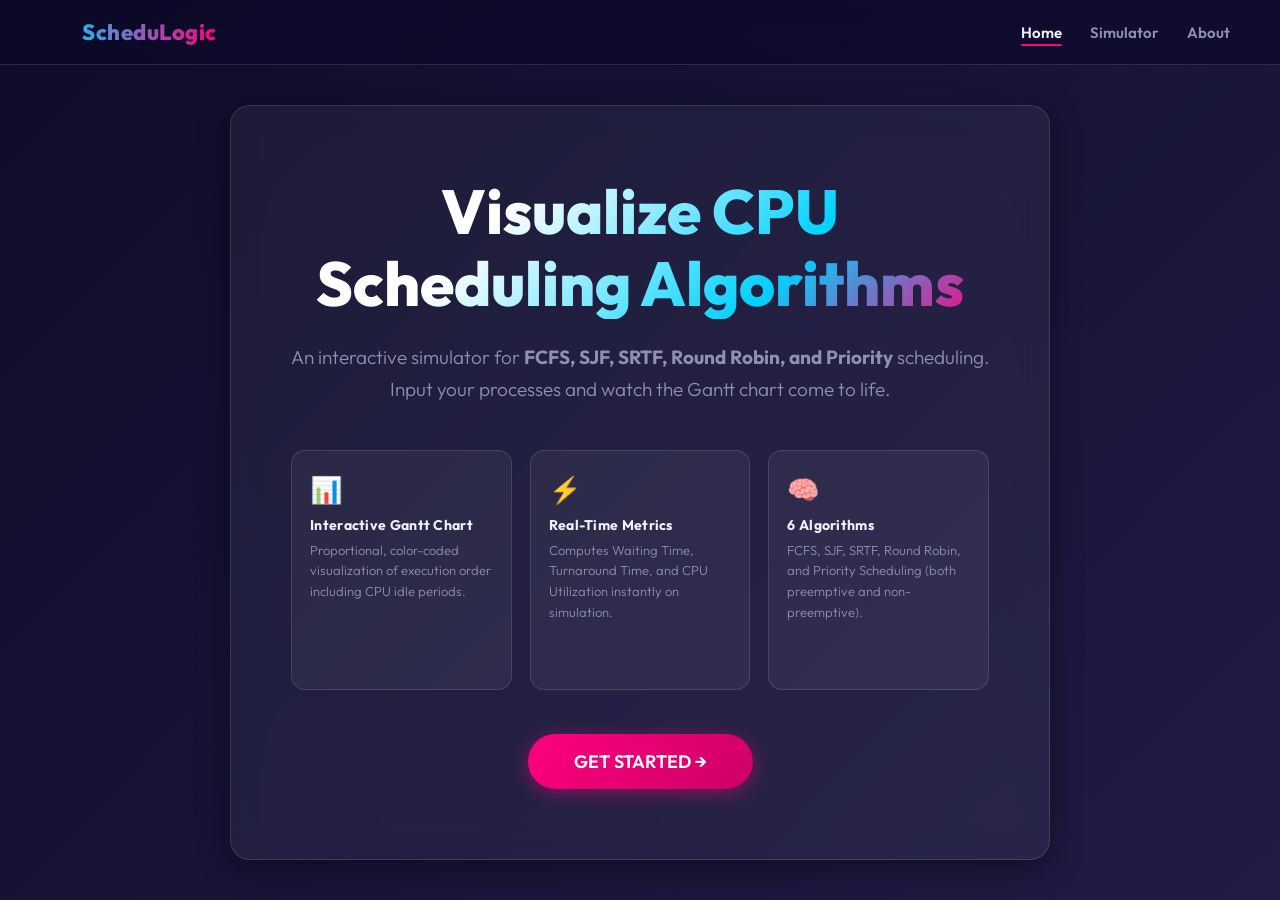
<file: index.html>
<!DOCTYPE html>
<html lang="en">
<head>
  <meta charset="UTF-8">
  <meta name="viewport" content="width=device-width, initial-scale=1.0">
  <meta name="description" content="ScheduLogic — Visualize FCFS, SJF, SRTF, Round Robin, and Priority CPU scheduling algorithms with interactive Gantt charts.">
  <title>ScheduLogic | CPU Scheduling Simulator</title>
  <link rel="stylesheet" href="style.css">
</head>
<body>

  <!-- NAVBAR -->
  <nav class="navbar">
    <div class="logo">
      <svg width="22" height="22" viewBox="0 0 24 24" fill="none" stroke="currentColor" stroke-width="2.5" stroke-linecap="round" stroke-linejoin="round">
        <rect x="2" y="6" width="20" height="8" rx="1"></rect>
        <path d="M17 14v7M7 14v7M17 3v3M7 3v3M10 14v7M14 14v7M10 3v3M14 3v3"></path>
      </svg>
      ScheduLogic
    </div>
    <ul>
      <li><a href="index.html" class="active">Home</a></li>
      <li><a href="simulator.html">Simulator</a></li>
      <li><a href="about.html">About</a></li>
    </ul>
  </nav>

  <!-- HERO SECTION -->
  <section class="hero">
    <div class="hero-content">
      <h1>Visualize CPU<br>Scheduling Algorithms</h1>
      <p>
        An interactive simulator for <strong>FCFS, SJF, SRTF, Round Robin, and Priority</strong> scheduling.
        Input your processes and watch the Gantt chart come to life.
      </p>

      <!-- Feature Cards -->
      <div class="features">
        <div class="feature-card">
          <div class="feature-icon">📊</div>
          <h3>Interactive Gantt Chart</h3>
          <p>Proportional, color-coded visualization of execution order including CPU idle periods.</p>
        </div>
        <div class="feature-card">
          <div class="feature-icon">⚡</div>
          <h3>Real-Time Metrics</h3>
          <p>Computes Waiting Time, Turnaround Time, and CPU Utilization instantly on simulation.</p>
        </div>
        <div class="feature-card">
          <div class="feature-icon">🧠</div>
          <h3>6 Algorithms</h3>
          <p>FCFS, SJF, SRTF, Round Robin, and Priority Scheduling (both preemptive and non-preemptive).</p>
        </div>
      </div>

      <a href="simulator.html" class="btn-primary btn-hero">GET STARTED →</a>
    </div>
  </section>

</body>
</html>
</file>
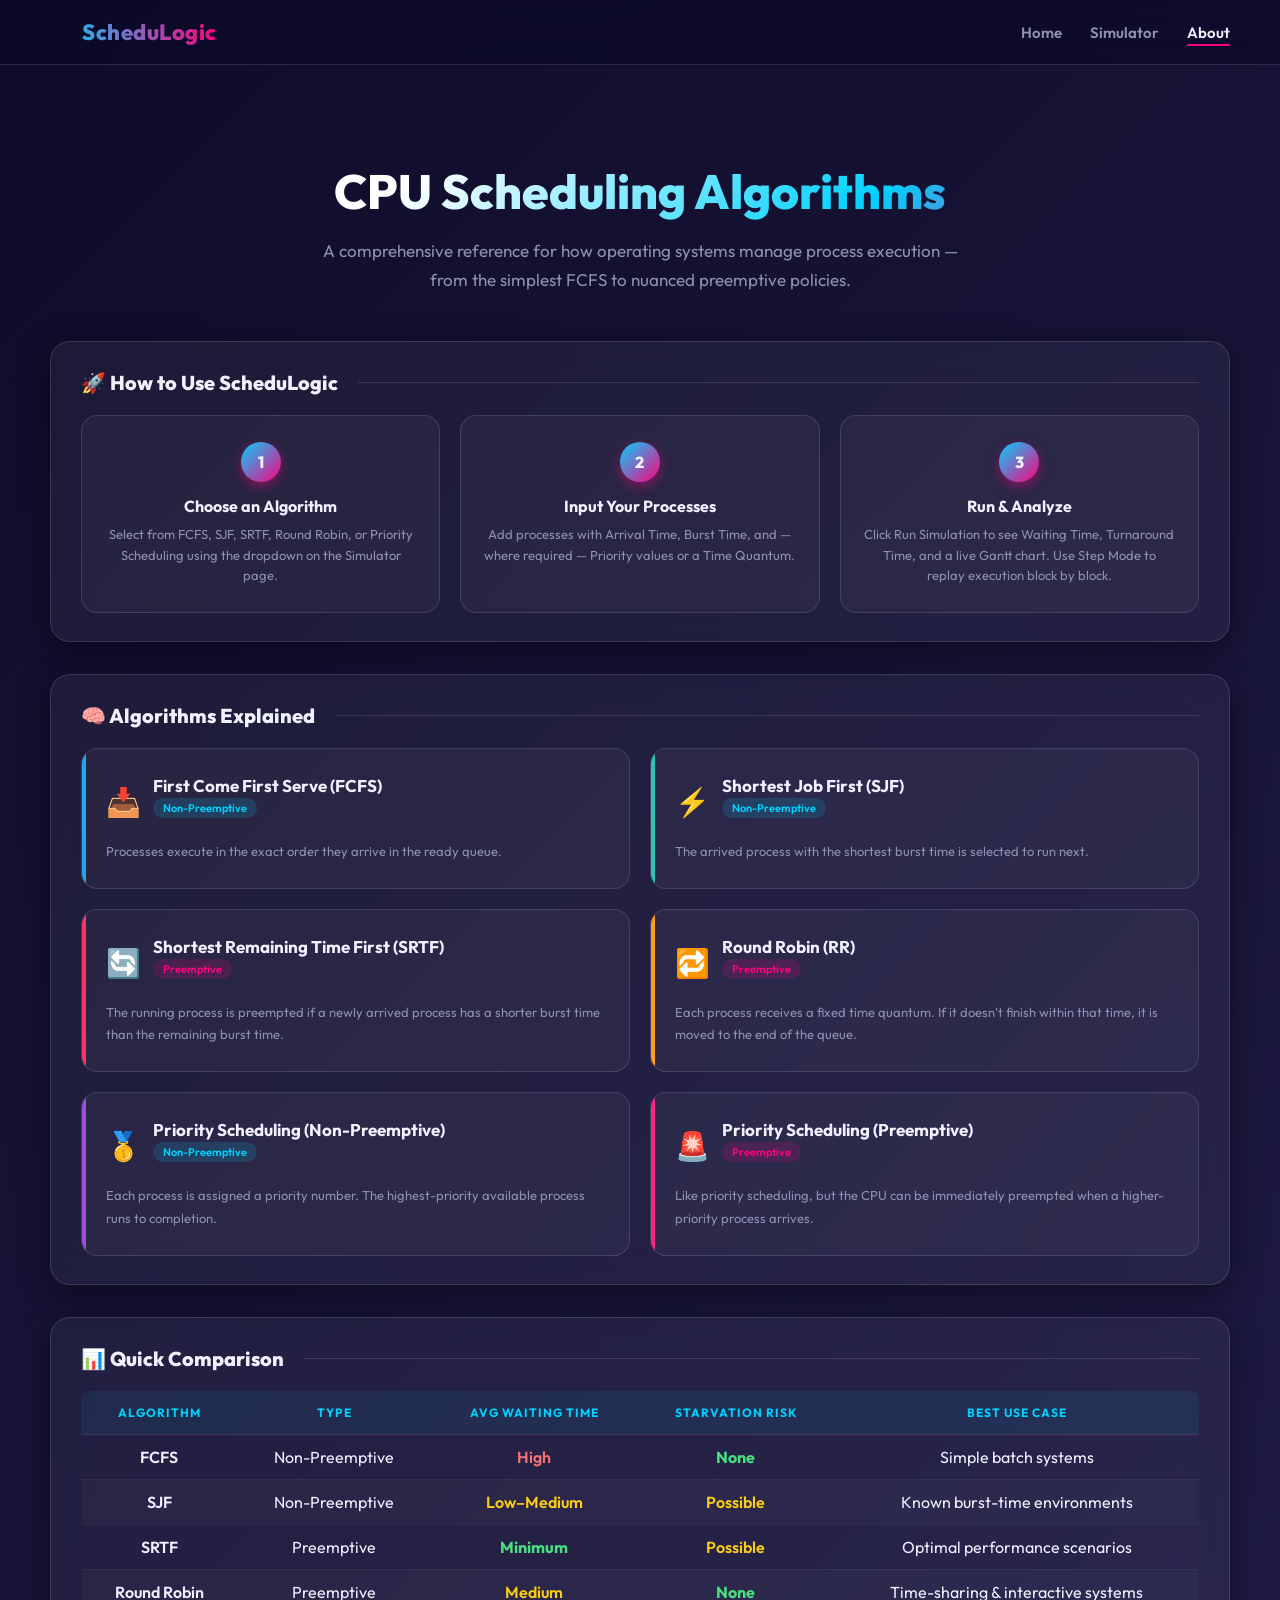
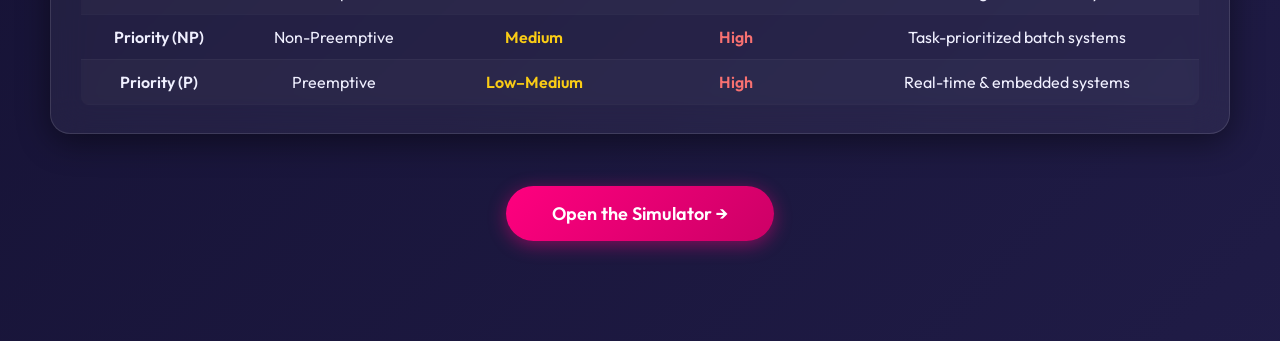
<file: about.html>
<!DOCTYPE html>
<html lang="en">
<head>
  <meta charset="UTF-8">
  <meta name="viewport" content="width=device-width, initial-scale=1.0">
  <meta name="description" content="ScheduLogic — Learn about CPU scheduling algorithms: FCFS, SJF, SRTF, Round Robin, and Priority Scheduling.">
  <title>About | ScheduLogic</title>
  <link rel="stylesheet" href="style.css">
  <style>
    /* About-page specific styles */
    .about-hero {
      text-align: center;
      padding: 60px 20px 10px;
    }
    .about-hero h1 {
      font-size: 48px;
      font-weight: 800;
      background: linear-gradient(135deg, #fff 30%, var(--accent2) 70%, var(--accent));
      -webkit-background-clip: text;
      -webkit-text-fill-color: transparent;
      margin-bottom: 16px;
    }
    .about-hero p {
      font-size: 17px;
      color: var(--text-muted);
      max-width: 650px;
      margin: 0 auto;
      line-height: 1.7;
    }

    /* How it works steps */
    .steps-grid {
      display: grid;
      grid-template-columns: repeat(3, 1fr);
      gap: 20px;
      margin-top: 10px;
    }
    .step-card {
      background: rgba(255,255,255,0.04);
      border: 1px solid var(--glass-border);
      border-radius: 16px;
      padding: 26px 22px;
      text-align: center;
      transition: transform var(--transition), background var(--transition);
    }
    .step-card:hover {
      transform: translateY(-5px);
      background: rgba(255,255,255,0.08);
    }
    .step-num {
      width: 40px; height: 40px;
      border-radius: 50%;
      background: linear-gradient(135deg, var(--accent2), var(--accent));
      display: flex; align-items: center; justify-content: center;
      font-size: 16px; font-weight: 800;
      margin: 0 auto 14px;
      box-shadow: 0 4px 12px var(--accent-glow);
    }
    .step-card h3 { font-size: 16px; font-weight: 700; margin-bottom: 8px; }
    .step-card p  { font-size: 13px; color: var(--text-muted); line-height: 1.6; }

    /* Algorithm cards */
    .algo-grid {
      display: grid;
      grid-template-columns: repeat(2, 1fr);
      gap: 20px;
    }
    .algo-card {
      background: rgba(255,255,255,0.04);
      border: 1px solid var(--glass-border);
      border-radius: 16px;
      padding: 26px 24px;
      position: relative;
      overflow: hidden;
      transition: transform var(--transition), border-color var(--transition);
    }
    .algo-card:hover {
      transform: translateY(-4px);
      border-color: rgba(255,255,255,0.2);
    }
    .algo-card-accent {
      position: absolute;
      top: 0; left: 0;
      width: 4px;
      height: 100%;
      border-radius: 16px 0 0 16px;
    }
    .algo-card-header {
      display: flex;
      align-items: center;
      gap: 12px;
      margin-bottom: 12px;
    }
    .algo-icon { font-size: 28px; }
    .algo-card h3 { font-size: 17px; font-weight: 700; }
    .algo-card .algo-tag {
      display: inline-block;
      font-size: 11px;
      font-weight: 600;
      padding: 3px 10px;
      border-radius: 12px;
      margin-bottom: 10px;
    }
    .tag-np { background: rgba(0, 210, 255, 0.15); color: var(--accent2); }
    .tag-p  { background: rgba(255, 0, 127, 0.15); color: var(--accent); }
    .algo-card p { font-size: 13px; color: var(--text-muted); line-height: 1.7; }

    /* Complexity Table */
    .complexity-table th { color: var(--accent2) !important; }
    .complexity-table td:first-child { font-weight: 600; color: var(--text-main); }
    .tag-best  { color: #4ade80; font-weight: 700; }
    .tag-mid   { color: #facc15; font-weight: 600; }
    .tag-worst { color: #f87171; font-weight: 600; }

    /* About section */
    .about-section { margin-bottom: 32px; }
    .about-section-title {
      font-size: 20px;
      font-weight: 800;
      margin-bottom: 20px;
      display: flex;
      align-items: center;
      gap: 10px;
    }
    .divider {
      flex: 1;
      height: 1px;
      background: var(--glass-border);
      margin-left: 10px;
    }

    @media (max-width: 768px) {
      .steps-grid { grid-template-columns: 1fr; }
      .algo-grid  { grid-template-columns: 1fr; }
      .about-hero h1 { font-size: 34px; }
    }
  </style>
</head>
<body>

  <!-- NAVBAR -->
  <nav class="navbar">
    <div class="logo">
      <svg width="22" height="22" viewBox="0 0 24 24" fill="none" stroke="currentColor" stroke-width="2.5" stroke-linecap="round" stroke-linejoin="round">
        <rect x="2" y="6" width="20" height="8" rx="1"></rect>
        <path d="M17 14v7M7 14v7M17 3v3M7 3v3M10 14v7M14 14v7M10 3v3M14 3v3"></path>
      </svg>
      ScheduLogic
    </div>
    <ul>
      <li><a href="index.html">Home</a></li>
      <li><a href="simulator.html">Simulator</a></li>
      <li><a href="about.html" class="active">About</a></li>
    </ul>
  </nav>

  <div class="main-container">

    <!-- Hero -->
    <div class="about-hero">
      <h1>CPU Scheduling Algorithms</h1>
      <p>A comprehensive reference for how operating systems manage process execution — from the simplest FCFS to nuanced preemptive policies.</p>
    </div>

    <!-- HOW IT WORKS -->
    <div class="glass-panel about-section" style="margin-top: 36px;">
      <div class="about-section-title">
        🚀 How to Use ScheduLogic <span class="divider"></span>
      </div>
      <div class="steps-grid">
        <div class="step-card">
          <div class="step-num">1</div>
          <h3>Choose an Algorithm</h3>
          <p>Select from FCFS, SJF, SRTF, Round Robin, or Priority Scheduling using the dropdown on the Simulator page.</p>
        </div>
        <div class="step-card">
          <div class="step-num">2</div>
          <h3>Input Your Processes</h3>
          <p>Add processes with Arrival Time, Burst Time, and — where required — Priority values or a Time Quantum.</p>
        </div>
        <div class="step-card">
          <div class="step-num">3</div>
          <h3>Run & Analyze</h3>
          <p>Click Run Simulation to see Waiting Time, Turnaround Time, and a live Gantt chart. Use Step Mode to replay execution block by block.</p>
        </div>
      </div>
    </div>


    <!-- ALGORITHM CARDS -->
    <div class="glass-panel about-section">
      <div class="about-section-title">
        🧠 Algorithms Explained <span class="divider"></span>
      </div>
      <div class="algo-grid">

        <div class="algo-card">
          <div class="algo-card-accent" style="background: #20A4F3;"></div>
          <div class="algo-card-header">
            <span class="algo-icon">📥</span>
            <div>
              <h3>First Come First Serve (FCFS)</h3>
              <span class="algo-tag tag-np">Non-Preemptive</span>
            </div>
          </div>
          <p>Processes execute in the exact order they arrive in the ready queue.</p>
        </div>

        <div class="algo-card">
          <div class="algo-card-accent" style="background: #2EC4B6;"></div>
          <div class="algo-card-header">
            <span class="algo-icon">⚡</span>
            <div>
              <h3>Shortest Job First (SJF)</h3>
              <span class="algo-tag tag-np">Non-Preemptive</span>
            </div>
          </div>
          <p>The arrived process with the shortest burst time is selected to run next.</p>
        </div>

        <div class="algo-card">
          <div class="algo-card-accent" style="background: #FF3366;"></div>
          <div class="algo-card-header">
            <span class="algo-icon">🔄</span>
            <div>
              <h3>Shortest Remaining Time First (SRTF)</h3>
              <span class="algo-tag tag-p">Preemptive</span>
            </div>
          </div>
          <p>The running process is preempted if a newly arrived process has a shorter burst time than the remaining burst time.</p>
        </div>

        <div class="algo-card">
          <div class="algo-card-accent" style="background: #FF9F1C;"></div>
          <div class="algo-card-header">
            <span class="algo-icon">🔁</span>
            <div>
              <h3>Round Robin (RR)</h3>
              <span class="algo-tag tag-p">Preemptive</span>
            </div>
          </div>
          <p>Each process receives a fixed time quantum. If it doesn't finish within that time, it is moved to the end of the queue.</p>
        </div>

        <div class="algo-card">
          <div class="algo-card-accent" style="background: #9D4EDD;"></div>
          <div class="algo-card-header">
            <span class="algo-icon">🥇</span>
            <div>
              <h3>Priority Scheduling (Non-Preemptive)</h3>
              <span class="algo-tag tag-np">Non-Preemptive</span>
            </div>
          </div>
          <p>Each process is assigned a priority number. The highest-priority available process runs to completion.</p>
        </div>

        <div class="algo-card">
          <div class="algo-card-accent" style="background: #F72585;"></div>
          <div class="algo-card-header">
            <span class="algo-icon">🚨</span>
            <div>
              <h3>Priority Scheduling (Preemptive)</h3>
              <span class="algo-tag tag-p">Preemptive</span>
            </div>
          </div>
          <p>Like priority scheduling, but the CPU can be immediately preempted when a higher-priority process arrives.</p>
        </div>

      </div>
    </div>

    <!-- COMPARISON TABLE -->
    <div class="glass-panel about-section">
      <div class="about-section-title">
        📊 Quick Comparison <span class="divider"></span>
      </div>
      <div style="overflow-x:auto;">
        <table class="complexity-table">
          <thead>
            <tr>
              <th>Algorithm</th>
              <th>Type</th>
              <th>Avg Waiting Time</th>
              <th>Starvation Risk</th>
              <th>Best Use Case</th>
            </tr>
          </thead>
          <tbody>
            <tr>
              <td>FCFS</td>
              <td>Non-Preemptive</td>
              <td class="tag-worst">High</td>
              <td class="tag-best">None</td>
              <td>Simple batch systems</td>
            </tr>
            <tr>
              <td>SJF</td>
              <td>Non-Preemptive</td>
              <td class="tag-mid">Low–Medium</td>
              <td class="tag-mid">Possible</td>
              <td>Known burst-time environments</td>
            </tr>
            <tr>
              <td>SRTF</td>
              <td>Preemptive</td>
              <td class="tag-best">Minimum</td>
              <td class="tag-mid">Possible</td>
              <td>Optimal performance scenarios</td>
            </tr>
            <tr>
              <td>Round Robin</td>
              <td>Preemptive</td>
              <td class="tag-mid">Medium</td>
              <td class="tag-best">None</td>
              <td>Time-sharing &amp; interactive systems</td>
            </tr>
            <tr>
              <td>Priority (NP)</td>
              <td>Non-Preemptive</td>
              <td class="tag-mid">Medium</td>
              <td class="tag-worst">High</td>
              <td>Task-prioritized batch systems</td>
            </tr>
            <tr>
              <td>Priority (P)</td>
              <td>Preemptive</td>
              <td class="tag-mid">Low–Medium</td>
              <td class="tag-worst">High</td>
              <td>Real-time &amp; embedded systems</td>
            </tr>
          </tbody>
        </table>
      </div>
    </div>

    <!-- CTA -->
    <div style="text-align:center; padding: 20px 0 40px;">
      <a href="simulator.html" class="btn-primary btn-hero">Open the Simulator →</a>
    </div>

  </div><!-- end main-container -->

</body>
</html>
</file>
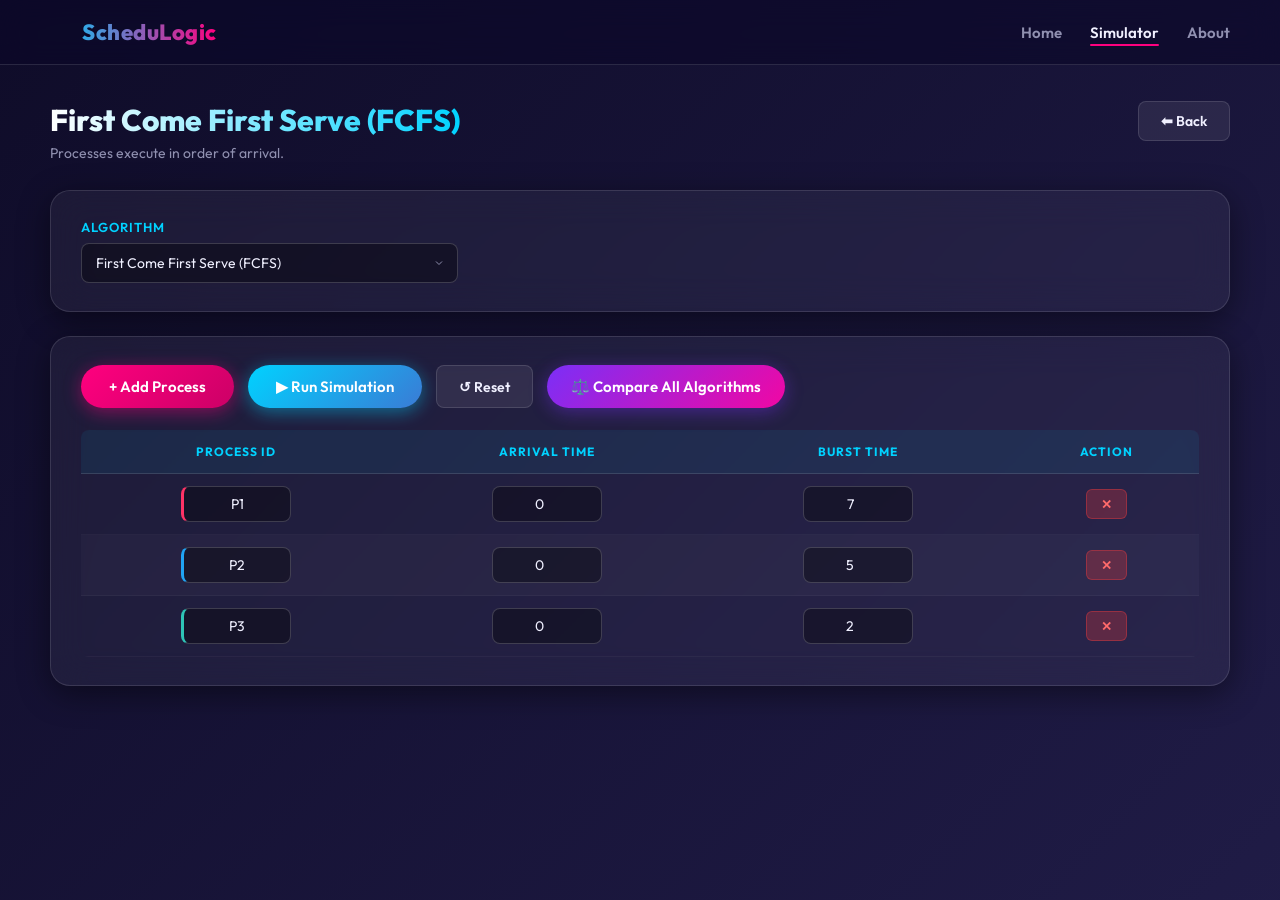
<file: simulator.html>
<!DOCTYPE html>
<html lang="en">
<head>
  <meta charset="UTF-8">
  <meta name="viewport" content="width=device-width, initial-scale=1.0">
  <title>Simulator | ScheduLogic</title>
  <link rel="stylesheet" href="style.css">
</head>
<body>

  <!-- NAVBAR -->
  <nav class="navbar">
    <div class="logo">
      <svg width="22" height="22" viewBox="0 0 24 24" fill="none" stroke="currentColor" stroke-width="2.5" stroke-linecap="round" stroke-linejoin="round">
        <rect x="2" y="6" width="20" height="8" rx="1"></rect>
        <path d="M17 14v7M7 14v7M17 3v3M7 3v3M10 14v7M14 14v7M10 3v3M14 3v3"></path>
      </svg>
      ScheduLogic
    </div>
    <ul>
      <li><a href="index.html">Home</a></li>
      <li><a href="simulator.html" class="active">Simulator</a></li>
      <li><a href="about.html">About</a></li>
    </ul>
  </nav>

  <div class="main-container">

    <!-- Header -->
    <div class="header-row">
      <div>
        <h1 id="simTitle">CPU Scheduling Simulator</h1>
        <p class="subtitle" id="simSubtitle">Select an algorithm and configure your processes below.</p>
      </div>
      <button class="btn-secondary" onclick="window.location.href='index.html'">⬅ Back</button>
    </div>

    <!-- Algorithm Config Panel -->
    <div class="glass-panel">
      <div class="algo-config-row">
        <div class="algo-select-group">
          <label for="algoSelect">Algorithm</label>
          <select id="algoSelect" onchange="onAlgorithmChange()">
            <option value="fcfs">First Come First Serve (FCFS)</option>
            <option value="sjf">Shortest Job First — Non-Preemptive (SJF)</option>
            <option value="srtf">Shortest Remaining Time First — Preemptive (SRTF)</option>
            <option value="rr">Round Robin (RR)</option>
            <option value="priority_np">Priority Scheduling — Non-Preemptive</option>
            <option value="priority_p">Priority Scheduling — Preemptive</option>
          </select>
        </div>
        <div class="quantum-group hidden" id="quantumGroup">
          <label for="quantumInput">Time Quantum</label>
          <input type="number" id="quantumInput" min="1" value="2">
        </div>
      </div>
    </div>

    <!-- Process Input Panel -->
    <div class="glass-panel">
      <div class="controls">
        <button class="btn-primary" onclick="addProcessRow()">+ Add Process</button>
        <button class="btn-run" onclick="runSimulation()">▶ Run Simulation</button>
        <button class="btn-secondary" onclick="resetAll()">↺ Reset</button>
        <button class="btn-compare" onclick="compareAllAlgorithms()">⚖️ Compare All Algorithms</button>
      </div>

      <div style="overflow-x: auto;">
        <table id="processTable">
          <thead>
            <tr>
              <th>Process ID</th>
              <th>Arrival Time</th>
              <th>Burst Time</th>
              <th id="priorityHeader" class="hidden">Priority <span class="hint">(lower = higher)</span></th>
              <th>Action</th>
            </tr>
          </thead>
          <tbody id="processBody"></tbody>
        </table>
      </div>
    </div>

    <!-- ══════════════════════════════════════════════════════
         RESULTS SECTION
    ══════════════════════════════════════════════════════ -->
    <div id="resultsSection" class="hidden">

      <!-- Metrics + Table -->
      <div class="glass-panel">
        <h2 class="section-title">📊 Simulation Results</h2>
        <div class="metrics-box">
          <div class="metric"><p>Avg Waiting Time</p><h3 id="avgWt">—</h3></div>
          <div class="metric"><p>Avg Turnaround Time</p><h3 id="avgTat">—</h3></div>
          <div class="metric"><p>CPU Utilization</p><h3 id="cpuUtil">—</h3></div>
          <div class="metric"><p>Total Time</p><h3 id="totalTime">—</h3></div>
        </div>
        <div id="outputTableContainer">
          <table>
            <thead>
              <tr>
                <th>Process</th><th>Arrival</th><th>Burst</th>
                <th>Completion</th><th>Turnaround Time</th><th>Waiting Time</th>
              </tr>
            </thead>
            <tbody id="resultBody"></tbody>
          </table>
        </div>
      </div>

      <!-- Gantt Chart Panel -->
      <div class="glass-panel">
        <h2 class="section-title">🗂 Gantt Chart</h2>

        <div class="gantt-chart-container">
          <div id="ganttChart"></div>
          <div id="timeline"></div>
        </div>

        <!-- ── STEP SIMULATION CONTROLS ── -->
        <div id="stepControls" class="step-controls hidden">
          <div class="step-header">
            <span class="step-label">⏱ Step Simulation</span>
            <span id="stepInfo" class="step-info">—</span>
          </div>

          <div class="step-buttons">
            <button class="step-btn" onclick="rewindSimulation()" title="Rewind">⏮</button>
            <button class="step-btn" id="stepBack" onclick="stepBack()" disabled title="Step Back">◀</button>
            <button class="step-btn step-play" id="playBtn" onclick="playSimulation()">▶ Play</button>
            <button class="step-btn" id="stepFwd" onclick="stepForward()" title="Step Forward">▶▶</button>
          </div>

          <div class="step-scrub-row">
            <input type="range" id="stepProgress" class="step-scrubber" min="1" value="1" oninput="onStepScrub()">
          </div>

          <div class="step-speed-row">
            <span class="speed-label">Speed:</span>
            <span class="speed-val">Slow</span>
            <input type="range" id="stepSpeed" class="speed-slider" min="1" max="5" value="3">
            <span class="speed-val">Fast</span>
          </div>
        </div>

      </div><!-- end Gantt Panel -->

    </div><!-- end resultsSection -->

    <!-- ══════════════════════════════════════════════════════
         COMPARISON SECTION
    ══════════════════════════════════════════════════════ -->
    <div id="comparisonSection" class="hidden">

      <!-- Comparison Table -->
      <div class="glass-panel">
        <h2 class="section-title">⚖️ Algorithm Comparison</h2>
        <p class="subtitle" style="margin-bottom:20px;">All algorithms run on the same process inputs. 🏆 marks the best value per column.</p>
        <div style="overflow-x:auto;">
          <table class="comparison-table">
            <thead>
              <tr>
                <th>Algorithm</th>
                <th>Avg Waiting Time ↓</th>
                <th>Avg Turnaround Time ↓</th>
                <th>CPU Utilization ↑</th>
                <th>Total Time ↓</th>
              </tr>
            </thead>
            <tbody id="comparisonTableBody"></tbody>
          </table>
        </div>
      </div>

      <!-- Best Algorithm Card -->
      <div class="glass-panel best-algo-card">
        <div class="best-algo-header">
          <span class="trophy-icon">🏆</span>
          <div>
            <p class="best-algo-sub">Best Algorithm for Your Input</p>
            <h2 id="bestAlgoName" class="best-algo-name">—</h2>
          </div>
        </div>
        <p id="bestAlgoReason" class="best-algo-reason">—</p>
        <p id="bestAlgoTradeoff" class="best-algo-tradeoff"></p>
        <div class="best-algo-stats-bar">
          <span id="bestAlgoStats" class="best-algo-stats">—</span>
        </div>
      </div>

    </div><!-- end comparisonSection -->

  </div><!-- end main-container -->
  <script src="script.js"></script>
</body>
</html>
</file>
<file: style.css>
@import url('https://fonts.googleapis.com/css2?family=Outfit:wght@300;400;600;700;800&display=swap');

/* ============================================================
   CSS CUSTOM PROPERTIES — Design Tokens
   ============================================================ */
:root {
  --bg-from:        #0f0c29;
  --bg-mid:         #302b63;
  --bg-to:          #24243e;

  --glass-bg:       rgba(255, 255, 255, 0.05);
  --glass-border:   rgba(255, 255, 255, 0.12);
  --glass-shadow:   0 8px 32px rgba(0, 0, 0, 0.45);

  --text-main:      #f0f0ff;
  --text-muted:     #9090b0;

  --accent:         #ff007f;
  --accent-glow:    rgba(255, 0, 127, 0.45);
  --accent2:        #00d2ff;
  --accent2-glow:   rgba(0, 210, 255, 0.4);

  --run-from:       #00d2ff;
  --run-to:         #3a7bd5;
  --run-glow:       rgba(0, 210, 255, 0.45);

  --red-soft:       rgba(255, 60, 60, 0.25);
  --red-border:     rgba(255, 60, 60, 0.35);
  --red-text:       #ff6b6b;

  --radius-panel:   20px;
  --radius-sm:      8px;
  --radius-pill:    30px;

  --transition:     0.28s cubic-bezier(0.4, 0, 0.2, 1);
}

/* ============================================================
   RESET & BASE
   ============================================================ */
*, *::before, *::after {
  margin: 0; padding: 0;
  box-sizing: border-box;
}

html { scroll-behavior: smooth; }

body {
  font-family: 'Outfit', sans-serif;
  color: var(--text-main);
  min-height: 100vh;
  display: flex;
  flex-direction: column;
  overflow-x: hidden;
  background: linear-gradient(135deg, var(--bg-from), var(--bg-mid), var(--bg-to));
  background-size: 400% 400%;
  animation: shiftBG 20s ease infinite;
}

@keyframes shiftBG {
  0%   { background-position: 0%   50%; }
  50%  { background-position: 100% 50%; }
  100% { background-position: 0%   50%; }
}

/* ============================================================
   UTILITY
   ============================================================ */
.hidden { display: none !important; }

/* ============================================================
   NAVBAR
   ============================================================ */
.navbar {
  position: sticky;
  top: 0;
  z-index: 200;
  width: 100%;
  padding: 18px 50px;
  display: flex;
  justify-content: space-between;
  align-items: center;
  background: rgba(10, 8, 40, 0.6);
  backdrop-filter: blur(14px);
  border-bottom: 1px solid var(--glass-border);
}

.logo {
  display: flex;
  align-items: center;
  gap: 10px;
  font-size: 22px;
  font-weight: 800;
  letter-spacing: 0.5px;
  background: linear-gradient(90deg, var(--accent2), var(--accent));
  -webkit-background-clip: text;
  -webkit-text-fill-color: transparent;
}

.logo svg { stroke: url(#logoGrad); flex-shrink: 0; }

.navbar ul {
  display: flex;
  list-style: none;
  gap: 28px;
}

.navbar a {
  color: var(--text-muted);
  text-decoration: none;
  font-weight: 600;
  font-size: 15px;
  transition: color var(--transition);
  position: relative;
  padding-bottom: 4px;
}
.navbar a::after {
  content: '';
  position: absolute;
  bottom: 0; left: 0;
  width: 0; height: 2px;
  background: var(--accent);
  border-radius: 2px;
  transition: width var(--transition);
}
.navbar a:hover, .navbar a.active { color: var(--text-main); }
.navbar a:hover::after, .navbar a.active::after { width: 100%; }

/* ============================================================
   HERO (Landing Page)
   ============================================================ */
.hero {
  flex: 1;
  display: flex;
  align-items: center;
  justify-content: center;
  padding: 40px 20px;
}

.hero-content {
  max-width: 820px;
  text-align: center;
  background: var(--glass-bg);
  padding: 70px 60px;
  border-radius: var(--radius-panel);
  box-shadow: var(--glass-shadow);
  backdrop-filter: blur(16px);
  border: 1px solid var(--glass-border);
  animation: popIn 0.9s cubic-bezier(0.16, 1, 0.3, 1) forwards;
  opacity: 0;
  transform: translateY(36px) scale(0.97);
}

@keyframes popIn {
  to { opacity: 1; transform: translateY(0) scale(1); }
}

.hero h1 {
  font-size: 62px;
  font-weight: 800;
  line-height: 1.15;
  margin-bottom: 22px;
  background: linear-gradient(135deg, #ffffff 30%, var(--accent2) 70%, var(--accent));
  -webkit-background-clip: text;
  -webkit-text-fill-color: transparent;
}

.hero p {
  font-size: 19px;
  color: var(--text-muted);
  margin-bottom: 44px;
  font-weight: 300;
  line-height: 1.7;
}

/* Feature Cards on Landing */
.features {
  display: grid;
  grid-template-columns: repeat(3, 1fr);
  gap: 18px;
  margin-bottom: 44px;
}

.feature-card {
  background: rgba(255,255,255,0.05);
  border: 1px solid var(--glass-border);
  border-radius: 14px;
  padding: 22px 18px;
  text-align: left;
  transition: transform var(--transition), background var(--transition);
}

.feature-card:hover {
  transform: translateY(-4px);
  background: rgba(255,255,255,0.09);
}

.feature-icon { font-size: 26px; margin-bottom: 10px; }
.feature-card h3 { font-size: 14px; font-weight: 700; margin-bottom: 6px; letter-spacing: 0.3px; }
.feature-card p { font-size: 13px; color: var(--text-muted); font-weight: 300; line-height: 1.6; }

/* ============================================================
   BUTTONS
   ============================================================ */
.btn-primary {
  display: inline-flex;
  align-items: center;
  gap: 6px;
  padding: 12px 28px;
  font-family: 'Outfit', sans-serif;
  font-size: 15px;
  font-weight: 600;
  color: #fff;
  background: linear-gradient(135deg, var(--accent), #cc0066);
  border: none;
  border-radius: var(--radius-pill);
  cursor: pointer;
  box-shadow: 0 4px 18px var(--accent-glow);
  transition: all var(--transition);
  text-decoration: none;
}
.btn-primary:hover {
  transform: translateY(-3px) scale(1.04);
  box-shadow: 0 8px 24px var(--accent-glow);
}

.btn-run {
  display: inline-flex;
  align-items: center;
  gap: 6px;
  padding: 12px 28px;
  font-family: 'Outfit', sans-serif;
  font-size: 15px;
  font-weight: 600;
  color: #fff;
  background: linear-gradient(135deg, var(--run-from), var(--run-to));
  border: none;
  border-radius: var(--radius-pill);
  cursor: pointer;
  box-shadow: 0 4px 18px var(--run-glow);
  transition: all var(--transition);
}
.btn-run:hover {
  transform: translateY(-3px) scale(1.04);
  box-shadow: 0 8px 24px var(--run-glow);
}

.btn-secondary {
  display: inline-flex;
  align-items: center;
  gap: 6px;
  padding: 10px 22px;
  font-family: 'Outfit', sans-serif;
  font-size: 14px;
  font-weight: 600;
  color: var(--text-main);
  background: rgba(255,255,255,0.08);
  border: 1px solid var(--glass-border);
  border-radius: var(--radius-sm);
  cursor: pointer;
  transition: all var(--transition);
  text-decoration: none;
}
.btn-secondary:hover {
  background: rgba(255,255,255,0.16);
  transform: translateY(-2px);
}

.btn-hero {
  padding: 16px 46px;
  font-size: 18px;
  border-radius: var(--radius-pill);
}

/* ============================================================
   SIMULATOR LAYOUT
   ============================================================ */
.main-container {
  flex: 1;
  padding: 36px 50px 60px;
  max-width: 1300px;
  margin: 0 auto;
  width: 100%;
  animation: fadeIn 0.6s ease;
}

@keyframes fadeIn { from { opacity: 0; } to { opacity: 1; } }

.header-row {
  display: flex;
  justify-content: space-between;
  align-items: flex-start;
  margin-bottom: 28px;
  flex-wrap: wrap;
  gap: 16px;
}

.header-row h1 {
  font-size: 30px;
  font-weight: 800;
  background: linear-gradient(90deg, #fff, var(--accent2));
  -webkit-background-clip: text;
  -webkit-text-fill-color: transparent;
}

.subtitle {
  font-size: 14px;
  color: var(--text-muted);
  margin-top: 5px;
}

/* ============================================================
   GLASS PANEL
   ============================================================ */
.glass-panel {
  background: var(--glass-bg);
  backdrop-filter: blur(18px);
  border: 1px solid var(--glass-border);
  border-radius: var(--radius-panel);
  padding: 28px 30px;
  box-shadow: var(--glass-shadow);
  margin-bottom: 24px;
}

/* ============================================================
   ALGORITHM CONFIG ROW
   ============================================================ */
.algo-config-row {
  display: flex;
  gap: 30px;
  align-items: flex-end;
  flex-wrap: wrap;
}

.algo-select-group, .quantum-group {
  display: flex;
  flex-direction: column;
  gap: 8px;
}

.algo-select-group label, .quantum-group label {
  font-size: 13px;
  font-weight: 600;
  color: var(--accent2);
  text-transform: uppercase;
  letter-spacing: 1px;
}

select, input[type="number"], input[type="text"] {
  font-family: 'Outfit', sans-serif;
  font-size: 14px;
  color: var(--text-main);
  background: rgba(0, 0, 0, 0.35);
  border: 1px solid rgba(255, 255, 255, 0.18);
  border-radius: var(--radius-sm);
  padding: 10px 14px;
  outline: none;
  transition: border-color var(--transition), background var(--transition);
  appearance: none;
}

select {
  min-width: 340px;
  cursor: pointer;
  background-image: url("data:image/svg+xml,%3Csvg xmlns='http://www.w3.org/2000/svg' width='12' height='12' viewBox='0 0 24 24' fill='none' stroke='%239090b0' stroke-width='2'%3E%3Cpolyline points='6 9 12 15 18 9'%3E%3C/polyline%3E%3C/svg%3E");
  background-repeat: no-repeat;
  background-position: right 12px center;
  padding-right: 36px;
}

select:focus, input[type="number"]:focus, input[type="text"]:focus {
  border-color: var(--accent2);
  background: rgba(0, 0, 0, 0.5);
}

select option { background: #1c1a3a; }

.quantum-group input { width: 120px; text-align: center; }

/* ============================================================
   CONTROLS ROW
   ============================================================ */
.controls {
  display: flex;
  gap: 14px;
  margin-bottom: 22px;
  flex-wrap: wrap;
}

/* ============================================================
   PROCESS TABLE
   ============================================================ */
table {
  width: 100%;
  border-collapse: collapse;
  border-radius: var(--radius-sm);
  overflow: hidden;
}

thead th {
  padding: 14px 16px;
  font-size: 12px;
  font-weight: 700;
  text-transform: uppercase;
  letter-spacing: 1px;
  color: var(--accent2);
  background: rgba(0, 210, 255, 0.07);
  border-bottom: 1px solid var(--glass-border);
  text-align: center;
}

.hint {
  font-size: 10px;
  color: var(--text-muted);
  font-weight: 400;
  text-transform: none;
  letter-spacing: 0;
}

tbody tr { transition: background var(--transition); }
tbody tr:nth-child(even) { background: rgba(255,255,255,0.025); }
tbody tr:hover { background: rgba(255,255,255,0.07); }

tbody td {
  padding: 12px 16px;
  text-align: center;
  border-bottom: 1px solid rgba(255,255,255,0.04);
}

tbody td input[type="text"],
tbody td input[type="number"] {
  width: 100%;
  max-width: 110px;
  text-align: center;
  padding: 8px 10px;
}

.btn-remove {
  padding: 6px 14px;
  font-family: 'Outfit', sans-serif;
  font-size: 13px;
  font-weight: 600;
  background: var(--red-soft);
  color: var(--red-text);
  border: 1px solid var(--red-border);
  border-radius: 6px;
  cursor: pointer;
  transition: all var(--transition);
}
.btn-remove:hover {
  background: rgba(255, 60, 60, 0.5);
  color: #fff;
}

/* ============================================================
   RESULTS SECTION
   ============================================================ */
.section-title {
  font-size: 20px;
  font-weight: 700;
  margin-bottom: 22px;
}

.metrics-box {
  display: flex;
  justify-content: space-around;
  flex-wrap: wrap;
  gap: 16px;
  margin-bottom: 28px;
  padding: 22px;
  background: rgba(0, 0, 0, 0.3);
  border-radius: 14px;
}

.metric { text-align: center; }
.metric p {
  font-size: 12px;
  color: var(--text-muted);
  text-transform: uppercase;
  letter-spacing: 1px;
  font-weight: 600;
  margin-bottom: 6px;
}
.metric h3 {
  font-size: 28px;
  font-weight: 800;
  background: linear-gradient(135deg, var(--accent2), #ffffff);
  -webkit-background-clip: text;
  -webkit-text-fill-color: transparent;
}

#outputTableContainer { overflow-x: auto; margin-bottom: 6px; }

/* Result table specific */
#outputTableContainer tbody td:first-child { font-weight: 700; color: var(--accent2); }

/* ============================================================
   GANTT CHART
   ============================================================ */
.gantt-chart-container {
  overflow-x: auto;
  padding-bottom: 10px;
}

#ganttChart {
  display: flex;
  min-height: 56px;
  border-radius: 10px;
  overflow: hidden;
  box-shadow: 0 4px 20px rgba(0,0,0,0.5);
  margin-bottom: 8px;
}

.gantt-block {
  display: flex;
  flex-direction: column;
  justify-content: center;
  align-items: center;
  color: #fff;
  font-weight: 700;
  font-size: 13px;
  min-width: 28px;
  transition: filter 0.2s;
  user-select: none;
  border-right: 1px solid rgba(0,0,0,0.15);
  text-shadow: 0 1px 3px rgba(0,0,0,0.4);
}

.gantt-block:last-child { border-right: none; }
.gantt-block:hover { filter: brightness(1.25); }

.gantt-block .gantt-label { font-size: 11px; opacity: 0.75; font-weight: 400; }

.gantt-idle {
  background: repeating-linear-gradient(
    45deg,
    rgba(255,255,255,0.04),
    rgba(255,255,255,0.04) 8px,
    rgba(255,255,255,0.09) 8px,
    rgba(255,255,255,0.09) 16px
  ) !important;
  color: rgba(255,255,255,0.45) !important;
  font-style: italic;
}

#timeline {
  display: flex;
  position: relative;
  height: 22px;
  font-size: 11px;
  color: var(--text-muted);
  font-weight: 600;
  margin-top: 2px;
}

.time-tick {
  position: absolute;
  transform: translateX(-50%);
}
.time-tick::before {
  content: '|';
  display: block;
  text-align: center;
  color: rgba(255,255,255,0.2);
  line-height: 0.9;
  font-size: 9px;
}
.time-tick span { display: block; text-align: center; }

/* ============================================================
   RESPONSIVE
   ============================================================ */
@media (max-width: 900px) {
  .navbar { padding: 16px 22px; }
  .main-container { padding: 22px 16px 50px; }
  .hero-content { padding: 44px 24px; }
  .hero h1 { font-size: 40px; }
  .features { grid-template-columns: 1fr; }
  select { min-width: 220px; }
}

@media (max-width: 600px) {
  .hero h1 { font-size: 32px; }
  .metrics-box { flex-direction: column; align-items: center; }
  .algo-config-row { flex-direction: column; gap: 18px; }
  .controls { flex-direction: column; }
  .btn-primary, .btn-run, .btn-secondary { width: 100%; justify-content: center; }
}

/* ============================================================
   COMPARE BUTTON
   ============================================================ */
.btn-compare {
  display: inline-flex;
  align-items: center;
  gap: 6px;
  padding: 12px 24px;
  font-family: 'Outfit', sans-serif;
  font-size: 15px;
  font-weight: 600;
  color: #fff;
  background: linear-gradient(135deg, #7b2ff7, #f107a3);
  border: none;
  border-radius: var(--radius-pill);
  cursor: pointer;
  box-shadow: 0 4px 18px rgba(123, 47, 247, 0.4);
  transition: all var(--transition);
}
.btn-compare:hover {
  transform: translateY(-3px) scale(1.04);
  box-shadow: 0 8px 24px rgba(123, 47, 247, 0.55);
}

/* ============================================================
   GANTT ACTIVE STEP (pulsing highlight on current block)
   ============================================================ */
@keyframes pulseStep {
  0%   { box-shadow: inset 0 0 0 0px rgba(255,255,255,0.7); filter: brightness(1.3); }
  50%  { box-shadow: inset 0 0 0 3px rgba(255,255,255,0.9); filter: brightness(1.5); }
  100% { box-shadow: inset 0 0 0 0px rgba(255,255,255,0.7); filter: brightness(1.3); }
}
.gantt-active-step {
  animation: pulseStep 0.9s ease infinite;
  z-index: 2;
  position: relative;
}

/* ============================================================
   STEP SIMULATION CONTROLS
   ============================================================ */
.step-controls {
  margin-top: 22px;
  background: rgba(0, 0, 0, 0.3);
  border: 1px solid var(--glass-border);
  border-radius: 14px;
  padding: 20px 22px;
}

.step-header {
  display: flex;
  justify-content: space-between;
  align-items: center;
  margin-bottom: 16px;
  flex-wrap: wrap;
  gap: 8px;
}

.step-label {
  font-size: 14px;
  font-weight: 700;
  color: var(--accent2);
  text-transform: uppercase;
  letter-spacing: 1px;
}

.step-info {
  font-size: 13px;
  color: var(--text-muted);
  background: rgba(255,255,255,0.05);
  padding: 5px 14px;
  border-radius: 20px;
  border: 1px solid var(--glass-border);
  font-weight: 500;
}

.step-buttons {
  display: flex;
  align-items: center;
  gap: 10px;
  margin-bottom: 16px;
  flex-wrap: wrap;
}

.step-btn {
  padding: 9px 18px;
  font-family: 'Outfit', sans-serif;
  font-size: 14px;
  font-weight: 600;
  background: rgba(255,255,255,0.08);
  color: var(--text-main);
  border: 1px solid var(--glass-border);
  border-radius: var(--radius-sm);
  cursor: pointer;
  transition: all var(--transition);
}
.step-btn:hover:not(:disabled) {
  background: rgba(255,255,255,0.18);
  transform: translateY(-1px);
}
.step-btn:disabled {
  opacity: 0.35;
  cursor: not-allowed;
}
.step-play {
  background: linear-gradient(135deg, var(--run-from), var(--run-to));
  border-color: transparent;
  box-shadow: 0 3px 12px var(--run-glow);
  padding: 9px 26px;
}
.step-play:hover {
  box-shadow: 0 5px 18px var(--run-glow);
}

.step-scrub-row { margin-bottom: 12px; }

.step-scrubber {
  width: 100%;
  -webkit-appearance: none;
  appearance: none;
  height: 6px;
  background: linear-gradient(90deg, var(--accent2), var(--accent));
  border-radius: 3px;
  outline: none;
  cursor: pointer;
}
.step-scrubber::-webkit-slider-thumb {
  -webkit-appearance: none;
  width: 18px; height: 18px;
  border-radius: 50%;
  background: #fff;
  box-shadow: 0 2px 8px rgba(0,0,0,0.5);
  cursor: pointer;
  transition: transform 0.2s;
}
.step-scrubber::-webkit-slider-thumb:hover { transform: scale(1.25); }

.step-speed-row {
  display: flex;
  align-items: center;
  gap: 10px;
  font-size: 13px;
  color: var(--text-muted);
}
.speed-label { font-weight: 600; color: var(--text-muted); white-space: nowrap; }
.speed-val   { font-size: 12px; }

.speed-slider {
  flex: 1;
  -webkit-appearance: none;
  appearance: none;
  height: 4px;
  background: rgba(255,255,255,0.15);
  border-radius: 2px;
  outline: none;
  cursor: pointer;
}
.speed-slider::-webkit-slider-thumb {
  -webkit-appearance: none;
  width: 14px; height: 14px;
  border-radius: 50%;
  background: var(--accent2);
  cursor: pointer;
}

/* ============================================================
   COMPARISON TABLE
   ============================================================ */
.comparison-table { border-collapse: collapse; width: 100%; }
.comparison-table thead th {
  background: rgba(123, 47, 247, 0.12);
  color: #c084fc;
}
.comparison-table tbody td { padding: 14px 16px; text-align: center; }
.algo-label-cell { text-align: left !important; font-weight: 600; color: var(--text-main); }

.best-cell {
  color: #4ade80 !important;
  font-weight: 700;
  background: rgba(74, 222, 128, 0.1) !important;
}

/* ============================================================
   BEST ALGORITHM CARD
   ============================================================ */
.best-algo-card {
  background: linear-gradient(
    135deg,
    rgba(123, 47, 247, 0.15) 0%,
    rgba(241, 7, 163, 0.10) 100%
  ) !important;
  border-color: rgba(192, 132, 252, 0.3) !important;
  position: relative;
  overflow: hidden;
}

.best-algo-card::before {
  content: '';
  position: absolute;
  top: -60px; right: -60px;
  width: 200px; height: 200px;
  background: radial-gradient(circle, rgba(241,7,163,0.15), transparent 70%);
  border-radius: 50%;
  pointer-events: none;
}

.best-algo-header {
  display: flex;
  align-items: center;
  gap: 18px;
  margin-bottom: 16px;
}

.trophy-icon {
  font-size: 48px;
  line-height: 1;
  filter: drop-shadow(0 0 12px rgba(255,215,0,0.6));
}

.best-algo-sub {
  font-size: 12px;
  text-transform: uppercase;
  letter-spacing: 1.5px;
  color: #c084fc;
  font-weight: 700;
  margin-bottom: 4px;
}

.best-algo-name {
  font-size: 26px;
  font-weight: 800;
  background: linear-gradient(90deg, #c084fc, #f472b6);
  -webkit-background-clip: text;
  -webkit-text-fill-color: transparent;
}

.best-algo-reason {
  font-size: 15px;
  color: var(--text-muted);
  line-height: 1.7;
  margin-bottom: 8px;
}

.best-algo-reason strong {
  color: #86efac;
  -webkit-text-fill-color: #86efac;
}

.best-algo-tradeoff {
  font-size: 13px;
  color: rgba(176, 176, 192, 0.7);
  font-style: italic;
  margin-bottom: 18px;
}

.best-algo-stats-bar {
  display: inline-block;
  background: rgba(0,0,0,0.3);
  border: 1px solid rgba(192,132,252,0.25);
  border-radius: 20px;
  padding: 7px 18px;
}

.best-algo-stats {
  font-size: 13px;
  font-weight: 600;
  color: #c084fc;
  letter-spacing: 0.5px;
}
</file>
